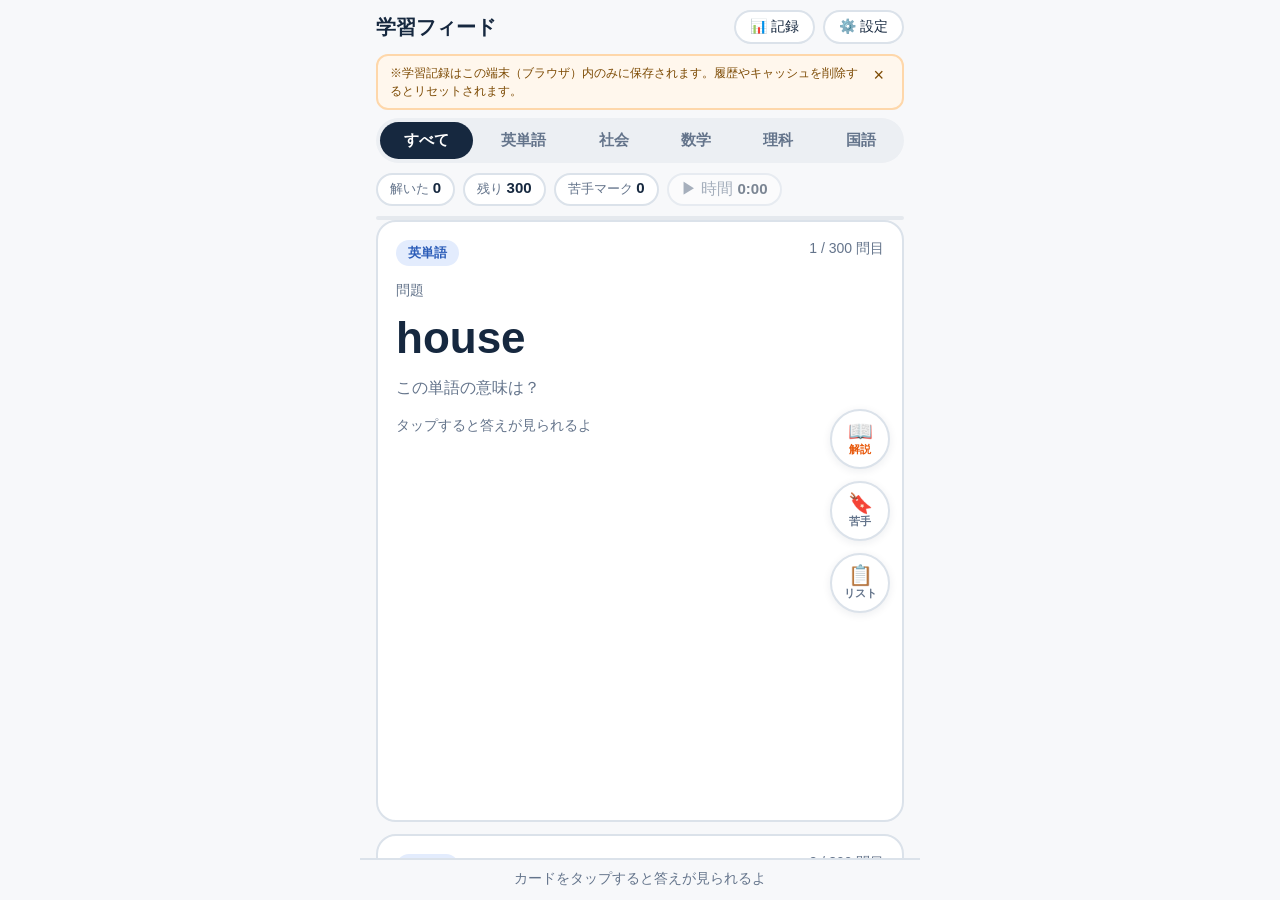
<file: index.html>
<!DOCTYPE html>
<html lang="ja">
<head>
<meta charset="UTF-8">
<meta name="viewport" content="width=device-width, initial-scale=1, viewport-fit=cover">
<title>学習フィード</title>
<meta name="description" content="スクロールするだけで一問一答が進む、スマホ向け学習フィード。アカウント不要・完全無料。">
<link rel="stylesheet" href="style.css?v=20261126-2">
<script>
  // 描画前にアプリの高さを実測で固定する（iOSアプリ内ブラウザ対策）
  (function () {
    var h = window.visualViewport ? window.visualViewport.height : window.innerHeight;
    if (h) document.documentElement.style.setProperty('--app-height', h + 'px');
  })();
</script>
</head>
<body>
<div class="app" id="app">

  <header class="topbar">
    <div class="app-title">学習フィード</div>
    <div class="topbar-btns">
      <button type="button" class="settings-btn" id="recordsBtn" aria-label="学習記録を見る">📊 記録</button>
      <button type="button" class="settings-btn" id="settingsBtn" aria-label="設定">⚙️ 設定</button>
    </div>
  </header>

  <div class="notice-bar" id="noticeBar" hidden>
    <p>※学習記録はこの端末（ブラウザ）内のみに保存されます。履歴やキャッシュを削除するとリセットされます。</p>
    <button type="button" class="notice-close" id="noticeClose" aria-label="閉じる">×</button>
  </div>

  <nav class="tabs" id="tabs" aria-label="教科フィルター">
    <button type="button" class="tab is-active" data-filter="all">すべて</button>
    <button type="button" class="tab" data-filter="english">英単語</button>
    <button type="button" class="tab" data-filter="social">社会</button>
  </nav>

  <div class="progress">
    <span class="badge">解いた <strong id="statDone">0</strong></span>
    <span class="badge">残り <strong id="statLeft">0</strong></span>
    <span class="badge">苦手マーク <strong id="statWeak">0</strong></span>
    <button class="badge sw-badge is-paused" id="swBtn" type="button" title="ストップウォッチを開始／一時停止"><span id="swLabel">▶</span> 時間 <strong id="statTime">0:00</strong></button>
    <button class="badge playlist-badge" id="playlistBadge" type="button" title="プレイリストをやめる" hidden>▶ プレイリスト：<strong id="playlistBadgeName"></strong> ✕</button>
    <button class="badge weak-badge" id="weakBadge" type="button" title="苦手だけ復習をやめて全問題に戻る" hidden>🔖 苦手だけ復習中 ✕</button>
  </div>
  <div class="progress-bar"><div class="progress-fill" id="progressFill"></div></div>

  <main class="feed" id="feed" aria-label="問題フィード"></main>

  <footer class="global-foot" id="globalFoot">
    <p class="foot-label" id="footLabel">カードをタップすると答えが見られるよ</p>
    <div class="judge-row" id="judgeRow" hidden>
      <button type="button" class="judge-btn judge-know" data-judge="know">覚えてた</button>
      <button type="button" class="judge-btn judge-fuzzy" data-judge="fuzzy">あいまい</button>
      <button type="button" class="judge-btn judge-bad" data-judge="bad">ダメだった</button>
    </div>
  </footer>
</div>

<!-- 解説シート -->
<div class="sheet-overlay" id="sheetOverlay" hidden></div>
<section class="sheet" id="sheet" hidden aria-label="解説">
  <div class="sheet-handle"></div>
  <h2 class="sheet-title">解説</h2>
  <p class="sheet-answer" id="sheetAnswer"></p>
  <p class="sheet-body" id="sheetBody"></p>
  <button type="button" class="sheet-close" id="sheetClose">閉じる</button>
</section>

<!-- 10問ごとの小結果 -->
<div class="modal-overlay" id="chunkOverlay" hidden>
  <div class="modal">
    <h2 class="modal-title" id="chunkTitle">10問おつかれさま</h2>
    <p class="modal-text" id="chunkText"></p>
    <div class="modal-actions">
      <button type="button" class="btn-primary" id="chunkContinue">続ける</button>
      <button type="button" class="btn-ghost" id="chunkFinish">結果を見る</button>
    </div>
  </div>
</div>

<!-- 結果画面 -->
<div class="modal-overlay" id="resultsOverlay" hidden>
  <div class="modal">
    <h2 class="modal-title">結果</h2>
    <p class="modal-text" id="resultsText"></p>
    <div class="modal-actions">
      <button type="button" class="btn-primary" id="resultsAgain">もう一度</button>
      <button type="button" class="btn-ghost" id="resultsWeak">苦手だけ復習</button>
      <button type="button" class="btn-ghost" id="resultsAll" hidden>全問題に戻る</button>
    </div>
    <p class="modal-note">※学習記録はこの端末（ブラウザ）内のみに保存されます。履歴やキャッシュを削除するとリセットされます。</p>
  </div>
</div>

<!-- 設定モーダル -->
<div class="modal-overlay" id="settingsOverlay" hidden>
  <div class="modal">
    <h2 class="modal-title">設定</h2>

    <p class="setting-label">再出題の間隔</p>
    <div class="seg" id="intervalSeg">
      <button type="button" data-interval="fast">早め</button>
      <button type="button" data-interval="normal">ふつう</button>
      <button type="button" data-interval="slow">遅め</button>
    </div>

    <p class="setting-label">復習モード</p>
    <button type="button" class="btn-ghost btn-wide" id="weakModeBtn">苦手だけ復習：オフ</button>
    <button type="button" class="btn-ghost btn-wide" id="customModeBtn">自作だけ解く：オフ</button>

    <p class="setting-label">音声</p>
    <button type="button" class="btn-ghost btn-wide" id="ttsBtn">音声読み上げ：オフ</button>
    <p class="modal-note">オンにすると、問題カードに「🔊 読む」ボタンが出て、端末の音声で問題文を読み上げます（自動では読み上げません）。</p>

    <p class="setting-label">自作問題</p>
    <button type="button" class="btn-ghost btn-wide" id="customBtn">自作問題の登録・管理（<span id="customCount">0</span>件）</button>

    <p class="setting-label">プレイリスト</p>
    <button type="button" class="btn-ghost btn-wide" id="playlistBtn">プレイリストの作成・管理（<span id="playlistCount">0</span>件）</button>

    <p class="setting-label">学習時間の記録</p>
    <div id="studyLogList" class="study-log"></div>

    <p class="modal-note">※学習記録はこの端末（ブラウザ）内のみに保存されます。履歴やキャッシュを削除するとリセットされます。</p>

    <button type="button" class="btn-danger" id="resetBtn">この端末の記録をすべて消す</button>
    <div class="modal-actions">
      <button type="button" class="btn-primary" id="settingsClose">閉じる</button>
    </div>
  </div>
</div>

<!-- 自作問題モーダル -->
<div class="modal-overlay" id="customOverlay" hidden>
  <div class="modal">
    <h2 class="modal-title">自作問題</h2>
    <p class="modal-text">テストや模試で間違えた問題を自分で登録して、通常のフィードに混ぜて復習できます。登録した問題はこの端末内にだけ保存されます。</p>
    <p class="setting-label">教科</p>
    <div class="seg" id="customSubjectSeg">
      <button type="button" data-subject="english" class="is-active">英単語</button>
      <button type="button" data-subject="social">社会</button>
      <button type="button" data-subject="math">数学</button>
      <button type="button" data-subject="science">理科</button>
      <button type="button" data-subject="japanese">国語</button>
    </div>
    <label class="field-label" for="customQuestion">問題</label>
    <input type="text" class="field-input" id="customQuestion" placeholder="例：apple" maxlength="200">
    <label class="field-label" for="customAnswer">答え</label>
    <input type="text" class="field-input" id="customAnswer" placeholder="例：りんご" maxlength="200">
    <label class="field-label" for="customExplain">解説（任意）</label>
    <textarea class="field-input field-textarea" id="customExplain" placeholder="例：an apple a day keeps the doctor away.（なくてもOK）" maxlength="500"></textarea>
    <p class="field-error" id="customError" hidden>問題と答えを両方入れてください。</p>
    <div class="modal-actions">
      <button type="button" class="btn-primary" id="customAddBtn">追加する</button>
    </div>
    <p class="setting-label">登録した問題（<span id="customListCount">0</span>件）</p>
    <div id="customList" class="custom-list"></div>
    <p class="modal-note">追加した問題はフィードに混ぜて出題されます。解いている途中の場合は、次のセッション（タブ切替・もう一度）から出ます。</p>
    <div class="modal-actions">
      <button type="button" class="btn-primary" id="customClose">閉じる</button>
    </div>
  </div>
</div>

<!-- プレイリスト管理モーダル -->
<div class="modal-overlay" id="playlistOverlay" hidden>
  <div class="modal">
    <h2 class="modal-title">プレイリスト</h2>
    <p class="modal-text">苦手な問題やテスト範囲など、解きたい問題のセットを作れます。「解く」を押すと、そのセットだけのセッションが始まります。プレイリストはこの端末内にだけ保存されます。</p>
    <label class="field-label" for="playlistName">新しいプレイリストの名前</label>
    <input type="text" class="field-input" id="playlistName" placeholder="例：テスト範囲" maxlength="30">
    <p class="field-error" id="playlistError" hidden>名前を入れてください。</p>
    <div class="modal-actions">
      <button type="button" class="btn-primary" id="playlistCreateBtn">作る</button>
    </div>
    <p class="setting-label">作ったプレイリスト</p>
    <div id="playlistList" class="custom-list"></div>
    <p class="modal-note">問題の追加は、問題カード右の「リスト」ボタンからできます。教科タブの切り替えや「苦手だけ復習」「自作だけ解く」を使うと、プレイリストのセッションは終わります。</p>
    <div class="modal-actions">
      <button type="button" class="btn-primary" id="playlistClose">閉じる</button>
    </div>
  </div>
</div>

<!-- プレイリスト追加ピッカー -->
<div class="modal-overlay" id="playlistPickOverlay" hidden>
  <div class="modal">
    <h2 class="modal-title">プレイリストに追加</h2>
    <p class="modal-text">この問題を入れるプレイリストを選んでください。</p>
    <div id="playlistPickList" class="custom-list"></div>
    <label class="field-label" for="playlistPickName">新しいプレイリストを作って追加</label>
    <input type="text" class="field-input" id="playlistPickName" placeholder="例：テスト範囲" maxlength="30">
    <p class="field-error" id="playlistPickError" hidden>名前を入れてください。</p>
    <div class="modal-actions">
      <button type="button" class="btn-primary" id="playlistPickCreateBtn">作って追加</button>
    </div>
    <div class="modal-actions">
      <button type="button" class="btn-primary" id="playlistPickClose">閉じる</button>
    </div>
  </div>
</div>

<!-- 記録専用画面 -->
<div class="modal-overlay" id="recordsOverlay" hidden>
  <div class="modal">
    <h2 class="modal-title">学習記録</h2>
    <div id="recordsBody"></div>
    <p class="modal-note">※学習記録はこの端末（ブラウザ）内のみに保存されます。履歴やキャッシュを削除するとリセットされます。</p>
    <div class="modal-actions">
      <button type="button" class="btn-primary" id="recordsClose">閉じる</button>
    </div>
  </div>
</div>

<!-- 記録リセット確認 -->
<div class="modal-overlay" id="confirmOverlay" hidden>
  <div class="modal">
    <h2 class="modal-title">記録を消しますか？</h2>
    <p class="modal-text">学習履歴・自己判定・苦手マーク・自作問題・プレイリストがすべて消えます。元に戻せません。</p>
    <div class="modal-actions">
      <button type="button" class="btn-ghost" id="confirmCancel">キャンセル</button>
      <button type="button" class="btn-danger" id="confirmReset">消す</button>
    </div>
  </div>
</div>

<script src="script.js?v=20261126-2"></script>
</body>
</html>
</file>
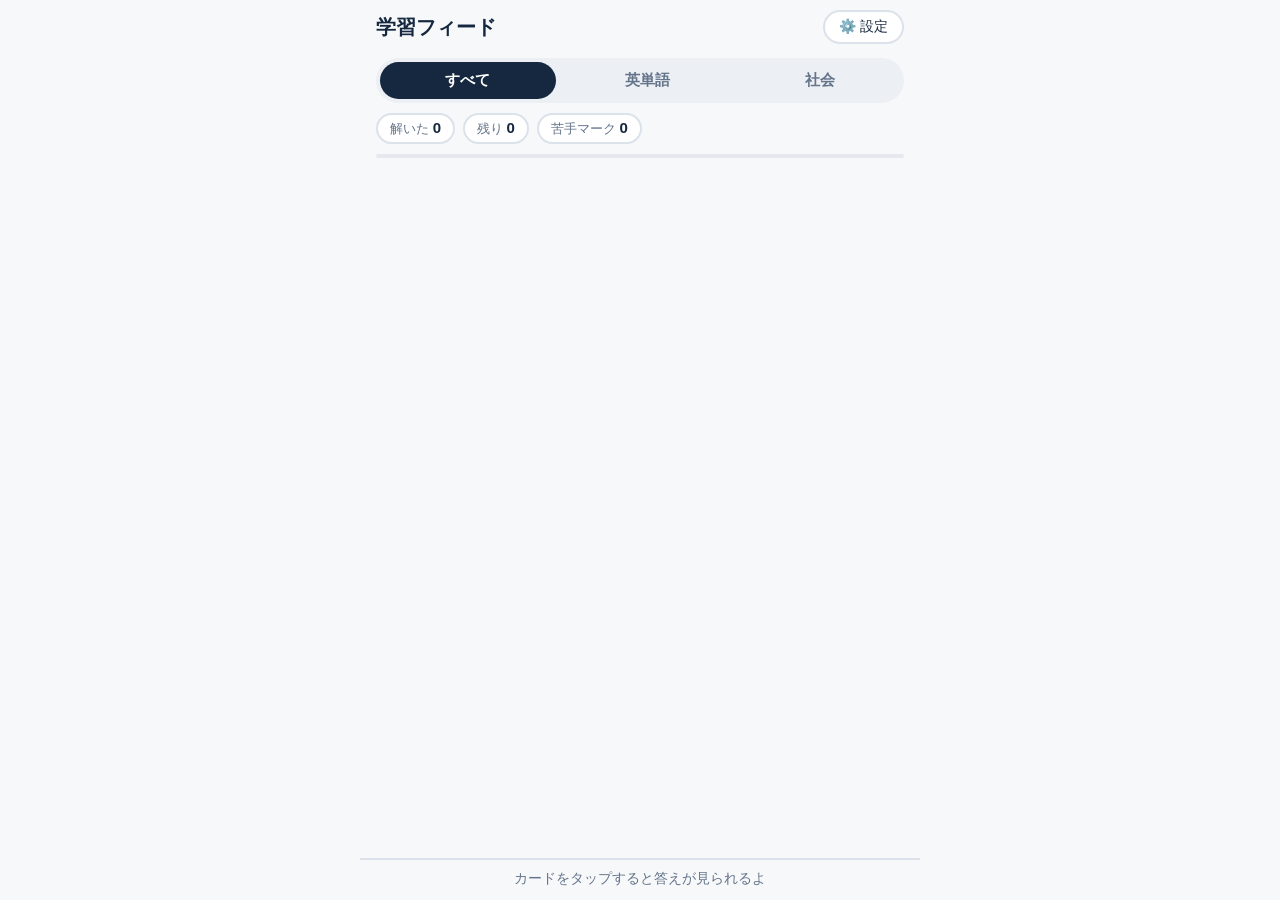
<file: index (2).html>
<!DOCTYPE html>
<html lang="ja">
<head>
<meta charset="UTF-8">
<meta name="viewport" content="width=device-width, initial-scale=1, viewport-fit=cover">
<title>学習フィード</title>
<meta name="description" content="スクロールするだけで一問一答が進む、スマホ向け学習フィード。アカウント不要・完全無料。">
<link rel="stylesheet" href="style.css?v=20261116-2">
<script>
  // 描画前にアプリの高さを実測で固定する（iOSアプリ内ブラウザ対策）
  (function () {
    var h = window.visualViewport ? window.visualViewport.height : window.innerHeight;
    if (h) document.documentElement.style.setProperty('--app-height', h + 'px');
  })();
</script>
</head>
<body>
<div class="app" id="app">

  <header class="topbar">
    <div class="app-title">学習フィード</div>
    <button type="button" class="settings-btn" id="settingsBtn" aria-label="設定">⚙️ 設定</button>
  </header>

  <div class="notice-bar" id="noticeBar" hidden>
    <p>※学習記録はこの端末（ブラウザ）内のみに保存されます。履歴やキャッシュを削除するとリセットされます。</p>
    <button type="button" class="notice-close" id="noticeClose" aria-label="閉じる">×</button>
  </div>

  <nav class="tabs" id="tabs" aria-label="教科フィルター">
    <button type="button" class="tab is-active" data-filter="all">すべて</button>
    <button type="button" class="tab" data-filter="english">英単語</button>
    <button type="button" class="tab" data-filter="social">社会</button>
  </nav>

  <div class="progress">
    <span class="badge">解いた <strong id="statDone">0</strong></span>
    <span class="badge">残り <strong id="statLeft">0</strong></span>
    <span class="badge">苦手マーク <strong id="statWeak">0</strong></span>
  </div>
  <div class="progress-bar"><div class="progress-fill" id="progressFill"></div></div>

  <main class="feed" id="feed" aria-label="問題フィード"></main>

  <footer class="global-foot" id="globalFoot">
    <p class="foot-label" id="footLabel">カードをタップすると答えが見られるよ</p>
    <div class="judge-row" id="judgeRow" hidden>
      <button type="button" class="judge-btn judge-know" data-judge="know">覚えてた</button>
      <button type="button" class="judge-btn judge-fuzzy" data-judge="fuzzy">あいまい</button>
      <button type="button" class="judge-btn judge-bad" data-judge="bad">ダメだった</button>
    </div>
  </footer>
</div>

<!-- 解説シート -->
<div class="sheet-overlay" id="sheetOverlay" hidden></div>
<section class="sheet" id="sheet" hidden aria-label="解説">
  <div class="sheet-handle"></div>
  <h2 class="sheet-title">解説</h2>
  <p class="sheet-answer" id="sheetAnswer"></p>
  <p class="sheet-body" id="sheetBody"></p>
  <button type="button" class="sheet-close" id="sheetClose">閉じる</button>
</section>

<!-- 10問ごとの小結果 -->
<div class="modal-overlay" id="chunkOverlay" hidden>
  <div class="modal">
    <h2 class="modal-title" id="chunkTitle">10問おつかれさま</h2>
    <p class="modal-text" id="chunkText"></p>
    <div class="modal-actions">
      <button type="button" class="btn-primary" id="chunkContinue">続ける</button>
      <button type="button" class="btn-ghost" id="chunkFinish">結果を見る</button>
    </div>
  </div>
</div>

<!-- 結果画面 -->
<div class="modal-overlay" id="resultsOverlay" hidden>
  <div class="modal">
    <h2 class="modal-title">結果</h2>
    <p class="modal-text" id="resultsText"></p>
    <div class="modal-actions">
      <button type="button" class="btn-primary" id="resultsAgain">もう一度</button>
      <button type="button" class="btn-ghost" id="resultsWeak">苦手だけ復習</button>
    </div>
    <p class="modal-note">※学習記録はこの端末（ブラウザ）内のみに保存されます。履歴やキャッシュを削除するとリセットされます。</p>
  </div>
</div>

<!-- 設定モーダル -->
<div class="modal-overlay" id="settingsOverlay" hidden>
  <div class="modal">
    <h2 class="modal-title">設定</h2>

    <p class="setting-label">再出題の間隔</p>
    <div class="seg" id="intervalSeg">
      <button type="button" data-interval="fast">早め</button>
      <button type="button" data-interval="normal">ふつう</button>
      <button type="button" data-interval="slow">遅め</button>
    </div>

    <p class="setting-label">復習モード</p>
    <button type="button" class="btn-ghost btn-wide" id="weakModeBtn">苦手だけ復習：オフ</button>

    <p class="modal-note">※学習記録はこの端末（ブラウザ）内のみに保存されます。履歴やキャッシュを削除するとリセットされます。</p>

    <button type="button" class="btn-danger" id="resetBtn">この端末の記録をすべて消す</button>
    <div class="modal-actions">
      <button type="button" class="btn-primary" id="settingsClose">閉じる</button>
    </div>
  </div>
</div>

<!-- 記録リセット確認 -->
<div class="modal-overlay" id="confirmOverlay" hidden>
  <div class="modal">
    <h2 class="modal-title">記録を消しますか？</h2>
    <p class="modal-text">学習履歴・自己判定・苦手マークがすべて消えます。元に戻せません。</p>
    <div class="modal-actions">
      <button type="button" class="btn-ghost" id="confirmCancel">キャンセル</button>
      <button type="button" class="btn-danger" id="confirmReset">消す</button>
    </div>
  </div>
</div>

<script src="script.js?v=20261116-3"></script>
</body>
</html>
</file>
<file: style.css>
/* 学習フィード 本番用スタイル
   レイアウト方針（iOSアプリ内ブラウザの描画不具合対策を含む）:
   - アプリの高さは JS が visualViewport 実測で決める --app-height を使う
   - 全体は縦Flex。ヘッダー/フッターは flex-shrink:0 で絶対に押し出さない
   - 中央フィードは flex:1; min-height:0 で縮む側に回す
   - ボタンの押下フィードバックは scale ではなく透明度（描画レイヤーの継ぎ目対策）
   - transform はオーバーレイ表示時のみ使用し、常駐要素には使わない */

:root {
  --app-height: 100dvh;
  --ink: #16283f;
  --muted: #64748b;
  --line: #dbe2ea;
  --bg: #f7f8fa;
  --accent: #e8590c;
  --know: #1d9e57;
  --fuzzy: #d9930d;
  --bad: #e05252;
}

* { box-sizing: border-box; }

/* hidden属性は常に最優先で効かせる（.modal-overlay等のdisplay指定に負けないため） */
[hidden] { display: none !important; }

html, body {
  margin: 0;
  padding: 0;
  height: 100%;
  overflow: hidden;
  background: var(--bg);
  color: var(--ink);
  font-family: -apple-system, BlinkMacSystemFont, "Hiragino Kaku Gothic ProN", "Hiragino Sans", "Noto Sans JP", sans-serif;
  -webkit-text-size-adjust: 100%;
}

button {
  appearance: none;
  -webkit-appearance: none;
  border: none;
  background: none;
  font: inherit;
  color: inherit;
  cursor: pointer;
  -webkit-tap-highlight-color: transparent;
  touch-action: manipulation;
}
button:active { opacity: 0.65; }
button:focus { outline: none; }
button:focus-visible { outline: 2px solid var(--accent); outline-offset: 2px; }

/* ===== アプリ全体（縦Flex） ===== */
.app {
  height: var(--app-height);
  display: flex;
  flex-direction: column;
  max-width: 560px;
  margin: 0 auto;
  background: var(--bg);
}

/* ===== ヘッダー ===== */
.topbar {
  flex-shrink: 0;
  display: flex;
  align-items: center;
  justify-content: space-between;
  padding: 10px 16px 6px;
}
.app-title { font-size: 20px; font-weight: 700; }
.topbar-btns { display: flex; gap: 8px; }
.settings-btn {
  border: 2px solid var(--line);
  background: #fff;
  border-radius: 999px;
  padding: 6px 14px;
  font-size: 14px;
}

/* ===== 初回注意バー ===== */
.notice-bar {
  flex-shrink: 0;
  display: flex;
  align-items: flex-start;
  gap: 8px;
  margin: 4px 16px 0;
  padding: 8px 12px;
  background: #fff7ed;
  border: 2px solid #fed7aa;
  border-radius: 12px;
}
.notice-bar p { margin: 0; font-size: 12px; line-height: 1.5; color: #7c4a03; }
.notice-close { font-size: 18px; line-height: 1; padding: 2px 6px; color: #7c4a03; }

/* ===== 教科タブ ===== */
.tabs {
  flex-shrink: 0;
  display: flex;
  gap: 4px;
  margin: 8px 16px 0;
  padding: 4px;
  background: #eceff3;
  border-radius: 999px;
  overflow-x: auto;
  scrollbar-width: none;
}
.tabs::-webkit-scrollbar { display: none; }
.tab {
  flex: 1 0 auto;
  padding: 9px 10px;
  border-radius: 999px;
  font-size: 15px;
  font-weight: 600;
  color: var(--muted);
  white-space: nowrap;
}
.tab.is-active { background: var(--ink); color: #fff; }

/* ===== 進捗 ===== */
.progress {
  flex-shrink: 0;
  display: flex;
  flex-wrap: wrap;
  gap: 8px;
  padding: 10px 16px 0;
}
.badge {
  border: 2px solid var(--line);
  background: #fff;
  border-radius: 999px;
  padding: 4px 12px;
  font-size: 13px;
  color: var(--muted);
}
.badge strong { color: var(--ink); font-size: 15px; }
.sw-badge { font: inherit; cursor: pointer; }
.sw-badge.is-paused { opacity: .55; }
.study-log { font-size: 13px; color: var(--muted); display: flex; flex-direction: column; gap: 2px; }
.study-log-row { display: flex; justify-content: space-between; }
.study-log-total { color: var(--ink); font-weight: 600; }
.progress-bar {
  flex-shrink: 0;
  height: 4px;
  margin: 10px 16px 0;
  background: #e5e9ee;
  border-radius: 999px;
  overflow: hidden;
}
.progress-fill {
  height: 100%;
  width: 0%;
  background: var(--accent);
  border-radius: 999px;
  transition: width 0.3s ease;
}

/* ===== フィード（縮む側） ===== */
.feed {
  flex: 1;
  min-height: 0;
  overflow-y: auto;
  scroll-snap-type: y mandatory;
  overscroll-behavior: contain;
  touch-action: pan-y;
  padding: 12px 16px;
}
.slide {
  height: 100%;
  min-height: 0;
  scroll-snap-align: start;
  scroll-snap-stop: always;
  display: flex;
  padding-bottom: 12px;
}
.card {
  position: relative;
  flex: 1;
  min-height: 0;
  display: flex;
  flex-direction: column;
  background: #fff;
  border: 2px solid var(--line);
  border-radius: 20px;
  padding: 18px 18px 14px;
}
/* 右端のレール（幅60px・right:12px）に問題文・答えが潜らないよう、テキスト側に
   余白を確保する（2026-11-26 本人の不具合報告）。必要量＝レール右端まで72px
   ＋間隔10px − カードの内側余白18px ＝ 64px。これで375px幅でも長文が隠れない */
.card-scroll { min-height: 0; padding-right: 64px; }
.card-scroll.can-scroll { overflow-y: auto; }

.subject-chip {
  display: inline-block;
  align-self: flex-start;
  padding: 4px 12px;
  border-radius: 999px;
  font-size: 13px;
  font-weight: 700;
}
.subject-english { background: #e3ecfd; color: #2b5cb8; }
.subject-social { background: #fdf0d5; color: #9a6a06; }
.subject-math { background: #e0f2fe; color: #0369a1; }
.subject-science { background: #dcfce7; color: #15803d; }
.subject-japanese { background: #ffe4e6; color: #be123c; }
.subject-review { background: #e0e7ff; color: #3730a3; }
.card-count {
  position: absolute;
  top: 18px;
  right: 18px;
  font-size: 14px;
  color: var(--muted);
}
.card-label { margin: 16px 0 6px; font-size: 14px; color: var(--muted); }
.card-question { margin: 0; font-size: 30px; font-weight: 700; line-height: 1.45; overflow-wrap: anywhere; }
.card-question.is-word { font-size: 44px; }
/* 文字数による段階縮小（2026-11-26）。短文は現行サイズのまま、長文だけ小さくして
   答えエリアまで1画面に収める。line-height は長文ほど少し広げる */
.card-question.q-md { font-size: 26px; }
.card-question.q-sm { font-size: 23px; line-height: 1.5; }
.card-question.q-xs { font-size: 20px; line-height: 1.55; }
.card-question.q-xxs { font-size: 18px; line-height: 1.6; }
.card-sub { margin: 8px 0 0; font-size: 16px; color: var(--muted); }

.answer-box {
  margin-top: 18px;
  background: #f4f6f9;
  border: 2px solid var(--line);
  border-radius: 14px;
  padding: 12px 14px;
}
.answer-label { font-size: 13px; font-weight: 700; color: var(--accent); }
.answer-text { margin: 4px 0 0; font-size: 26px; font-weight: 700; line-height: 1.4; }
/* 長い答え（三大義務など）は段階的に小さくして1画面に収める（2026-11-26） */
.answer-text.a-md { font-size: 22px; }
.answer-text.a-sm { font-size: 19px; line-height: 1.45; }
.tap-hint { margin-top: 18px; font-size: 14px; color: var(--muted); }

/* 右側アイコンレール（transformを使わずマージンで中央寄せ） */
.rail {
  position: absolute;
  right: 12px;
  top: 50%;
  margin-top: -112px;
  display: flex;
  flex-direction: column;
  gap: 12px;
}
.rail-btn {
  width: 60px;
  height: 60px;
  border-radius: 50%;
  border: 2px solid var(--line);
  background: #fff;
  display: flex;
  flex-direction: column;
  align-items: center;
  justify-content: center;
  gap: 1px;
  font-size: 11px;
  font-weight: 700;
  color: var(--muted);
  box-shadow: 0 2px 8px rgba(22, 40, 63, 0.08);
}
.rail-btn .rail-icon { font-size: 20px; line-height: 1; }
.rail-btn.is-on { border-color: #a855f7; color: #7e22ce; background: #faf5ff; }
.rail-btn-why { color: var(--accent); }

/* ===== 固定フッター（自己判定） ===== */
.global-foot {
  flex-shrink: 0;
  background: var(--bg);
  border-top: 2px solid var(--line);
  padding: 10px 16px calc(12px + env(safe-area-inset-bottom));
}
.foot-label { margin: 0; text-align: center; font-size: 14px; color: var(--muted); }
.judge-row { display: flex; gap: 10px; }
.judge-btn {
  flex: 1;
  padding: 16px 0;
  border-radius: 14px;
  border: 2px solid;
  font-size: 17px;
  font-weight: 700;
}
.judge-know { background: #e6f7ec; border-color: var(--know); color: var(--know); }
.judge-fuzzy { background: #fdf3e0; border-color: var(--fuzzy); color: var(--fuzzy); }
.judge-bad { background: #fdecec; border-color: var(--bad); color: var(--bad); }
.judge-btn.is-picked { filter: brightness(0.95); box-shadow: inset 0 0 0 2px currentColor; }

/* ===== 解説シート ===== */
.sheet-overlay {
  position: fixed;
  inset: 0;
  background: rgba(22, 40, 63, 0.45);
  z-index: 20;
}
.sheet {
  position: fixed;
  left: 0;
  right: 0;
  bottom: 0;
  z-index: 21;
  max-width: 560px;
  margin: 0 auto;
  background: #fff;
  border-radius: 20px 20px 0 0;
  padding: 10px 20px calc(18px + env(safe-area-inset-bottom));
  max-height: 70%;
  overflow-y: auto;
}
.sheet-handle {
  width: 44px;
  height: 5px;
  border-radius: 999px;
  background: var(--line);
  margin: 4px auto 10px;
}
.sheet-title { margin: 0 0 8px; font-size: 17px; }
.sheet-answer { margin: 0 0 6px; font-size: 20px; font-weight: 700; }
.sheet-body { margin: 0; font-size: 15px; line-height: 1.7; }
.sheet-close {
  margin-top: 16px;
  width: 100%;
  padding: 12px 0;
  border-radius: 12px;
  background: var(--ink);
  color: #fff;
  font-weight: 700;
}

/* ===== モーダル ===== */
.modal-overlay {
  position: fixed;
  inset: 0;
  z-index: 30;
  background: rgba(22, 40, 63, 0.45);
  display: flex;
  align-items: center;
  justify-content: center;
  padding: 20px;
}
.modal {
  background: #fff;
  border-radius: 18px;
  padding: 20px;
  width: 100%;
  max-width: 420px;
  max-height: 85%;
  overflow-y: auto;
}
.modal-title { margin: 0 0 10px; font-size: 18px; }
.modal-text { margin: 0; font-size: 15px; line-height: 1.7; white-space: pre-line; }
.modal-note { margin: 14px 0 0; font-size: 12px; line-height: 1.5; color: var(--muted); }
.modal-actions { display: flex; gap: 10px; margin-top: 16px; }
.btn-primary {
  flex: 1;
  padding: 12px 0;
  border-radius: 12px;
  background: var(--ink);
  color: #fff;
  font-weight: 700;
}
.btn-ghost {
  flex: 1;
  padding: 12px 0;
  border-radius: 12px;
  border: 2px solid var(--line);
  background: #fff;
  font-weight: 700;
}
.btn-wide { width: 100%; flex: none; }
.btn-danger {
  width: 100%;
  margin-top: 16px;
  padding: 12px 0;
  border-radius: 12px;
  border: 2px solid var(--bad);
  background: #fdecec;
  color: var(--bad);
  font-weight: 700;
}
/* 横並びのボタン列の中では幅100%をやめ、均等に分ける（隣のボタンを潰さないため） */
.modal-actions .btn-danger { width: auto; flex: 1; margin-top: 0; }
.setting-label { margin: 16px 0 8px; font-size: 14px; font-weight: 700; }
.seg { display: flex; gap: 4px; padding: 4px; background: #eceff3; border-radius: 999px; }
.seg button { flex: 1; padding: 8px 0; border-radius: 999px; font-weight: 600; color: var(--muted); }
.seg button.is-active { background: var(--ink); color: #fff; }

.feed-message { padding: 32px 8px; text-align: center; color: var(--muted); line-height: 1.8; }

/* ===== 自作問題（2026-11-20 キュー#2） ===== */
.field-label { display: block; margin: 14px 0 6px; font-size: 14px; font-weight: 700; }
.field-input {
  width: 100%;
  padding: 10px 12px;
  border: 2px solid var(--line);
  border-radius: 12px;
  font: inherit;
  font-size: 15px;
  background: #fff;
}
.field-input:focus { outline: 2px solid var(--accent); outline-offset: 1px; border-color: var(--accent); }
.field-textarea { min-height: 72px; resize: vertical; }
.field-error { margin: 8px 0 0; font-size: 13px; color: var(--bad); font-weight: 700; }
.subject-custom { background: #f3e8ff; color: #7e22ce; }
.custom-list { display: flex; flex-direction: column; gap: 8px; }
.custom-row {
  display: flex;
  align-items: center;
  gap: 8px;
  padding: 8px 10px;
  border: 2px solid var(--line);
  border-radius: 12px;
  font-size: 14px;
}
.custom-row .custom-q { flex: 1; min-width: 0; overflow-wrap: anywhere; }
.custom-del {
  flex-shrink: 0;
  padding: 6px 10px;
  border-radius: 999px;
  border: 2px solid var(--bad);
  color: var(--bad);
  font-weight: 700;
  font-size: 13px;
  background: #fdecec;
}
.custom-empty { margin: 0; font-size: 13px; color: var(--muted); line-height: 1.6; }

/* ===== プレイリスト（2026-11-21 キュー#3） ===== */
.playlist-badge { border-color: var(--accent); color: var(--accent); }
.playlist-badge strong { color: var(--accent); }
.playlist-play {
  flex-shrink: 0;
  padding: 6px 12px;
  border-radius: 999px;
  border: 2px solid var(--ink);
  background: var(--ink);
  color: #fff;
  font-weight: 700;
  font-size: 13px;
}
.playlist-play:disabled { opacity: .4; }
.playlist-toggle {
  flex-shrink: 0;
  padding: 6px 12px;
  border-radius: 999px;
  border: 2px solid var(--line);
  background: #fff;
  font-weight: 700;
  font-size: 13px;
}
.playlist-toggle.is-on { border-color: var(--accent); color: var(--accent); background: #fff7ed; }

/* ===== 苦手だけ復習バッジ・モード表示（2026-11-25 キュー#4） ===== */
.weak-badge { border-color: #a855f7; color: #7e22ce; background: #faf5ff; }
.weak-badge strong { color: #7e22ce; }
.btn-ghost.is-on { border-color: #a855f7; color: #7e22ce; background: #faf5ff; }

/* ===== 音声読み上げ・記録画面・週間グラフ（2026-11-25） ===== */
/* 「読む」ボタンは音声読み上げがオンのときだけ出す。4つ並ぶぶんレールの中心もずらす */
.rail-btn-speak { display: none; }
.feed.tts-on .rail-btn-speak { display: flex; }
.feed.tts-on .rail { margin-top: -138px; }

.week-chart {
  display: flex;
  gap: 6px;
  margin-top: 4px;
}
.week-col {
  flex: 1;
  display: flex;
  flex-direction: column;
  align-items: center;
  gap: 4px;
}
.week-min { font-size: 11px; font-weight: 700; color: var(--ink); min-height: 14px; }
.week-bar-wrap {
  height: 64px;
  width: 100%;
  display: flex;
  align-items: flex-end;
  justify-content: center;
}
.week-bar {
  width: 70%;
  max-width: 26px;
  background: #f6c79b;
  border-radius: 6px 6px 0 0;
}
.week-bar.is-today { background: var(--accent); }
.week-day { font-size: 11px; color: var(--muted); }
</file>
